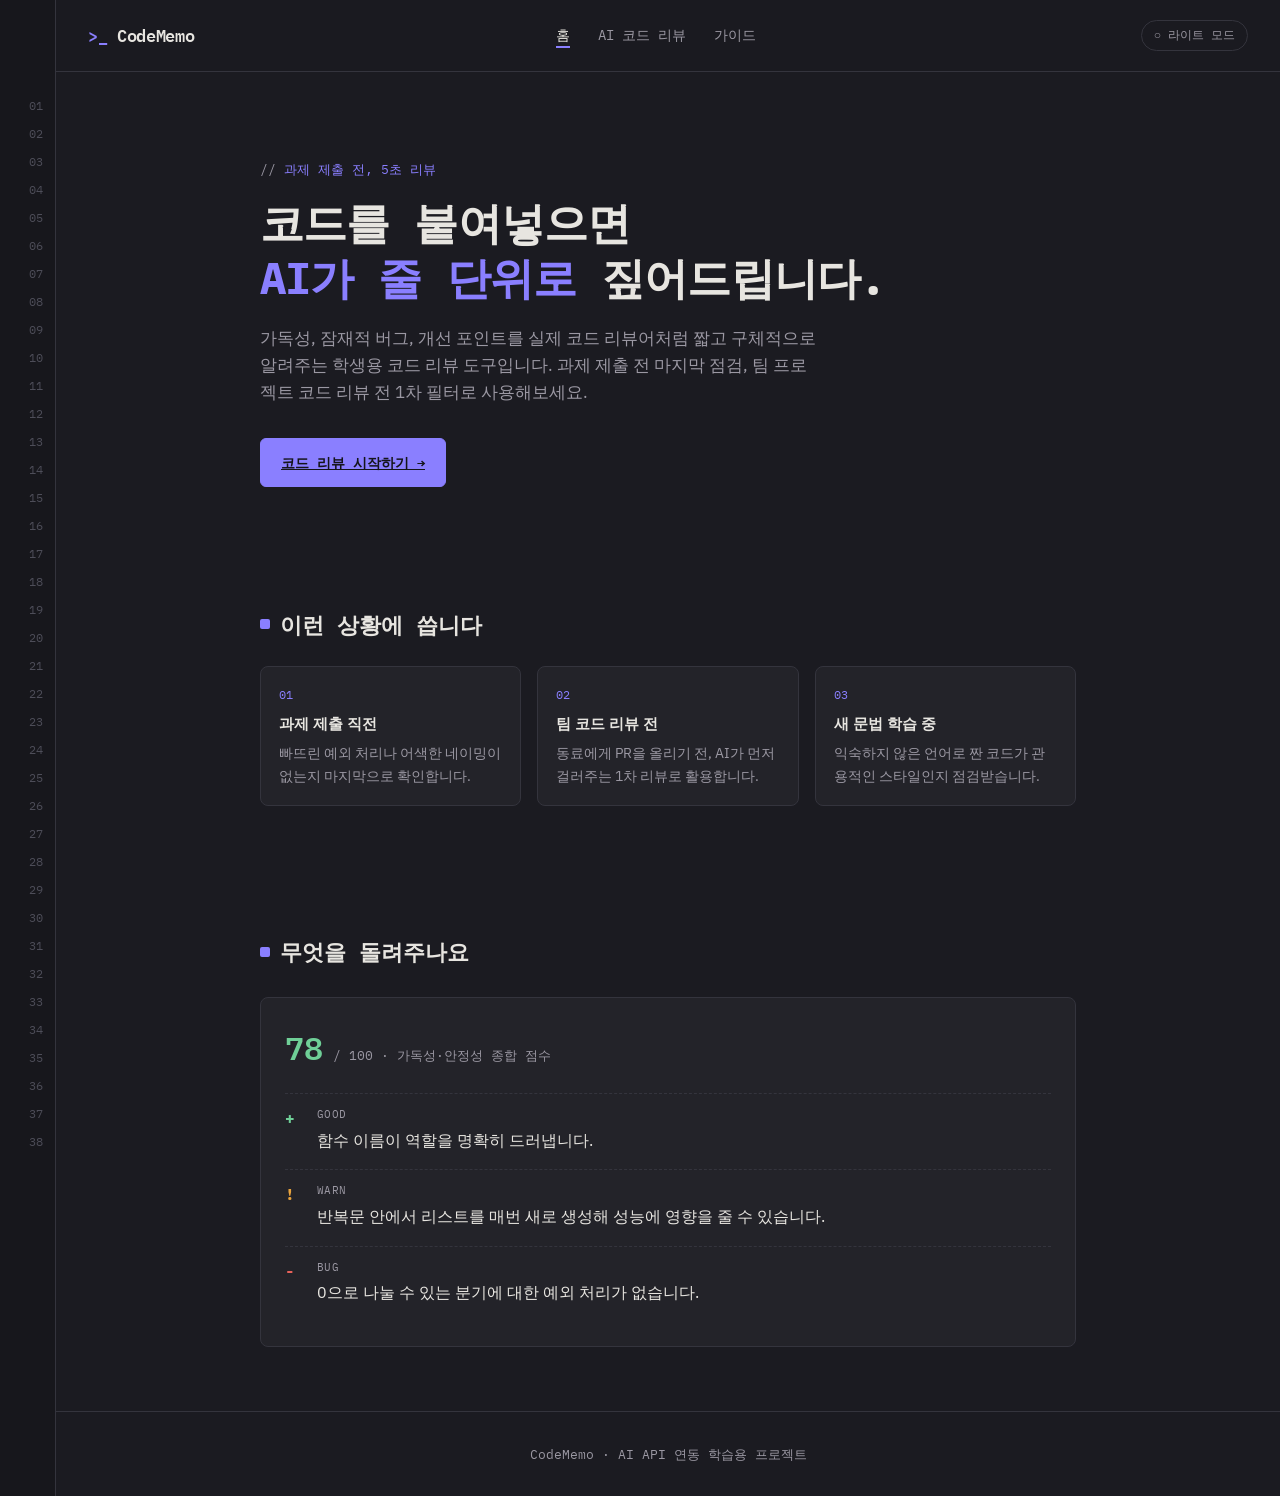
<file: index.html>
<!DOCTYPE html>
<html lang="ko">
<head>
<meta charset="UTF-8" />
<meta name="viewport" content="width=device-width, initial-scale=1.0" />
<title>CodeMemo — AI 코드 리뷰 도우미</title>
<link rel="stylesheet" href="css/style.css" />
<link rel="preconnect" href="https://fonts.googleapis.com" />
<link href="https://fonts.googleapis.com/css2?family=IBM+Plex+Mono:wght@400;500;600;700&family=IBM+Plex+Sans:wght@400;500;600&display=swap" rel="stylesheet" />
</head>
<body>
<div class="page">
  <div class="gutter" aria-hidden="true"></div>
  <div class="content">
    <nav class="nav">
      <div class="nav-brand"><span class="dot">&gt;_</span> CodeMemo</div>
      <ul class="nav-links">
        <li><a href="index.html">홈</a></li>
        <li><a href="review.html">AI 코드 리뷰</a></li>
        <li><a href="guide.html">가이드</a></li>
      </ul>
      <button type="button" class="theme-toggle" aria-label="다크/라이트 모드 전환">○ 라이트 모드</button>
    </nav>

    <section class="hero">
      <p class="eyebrow">과제 제출 전, 5초 리뷰</p>
      <h1>코드를 붙여넣으면<br /><span class="accent">AI가 줄 단위로</span> 짚어드립니다.</h1>
      <p class="lede">
        가독성, 잠재적 버그, 개선 포인트를 실제 코드 리뷰어처럼 짧고 구체적으로 알려주는
        학생용 코드 리뷰 도구입니다. 과제 제출 전 마지막 점검, 팀 프로젝트 코드 리뷰 전
        1차 필터로 사용해보세요.
      </p>
      <a class="btn" href="review.html">코드 리뷰 시작하기 →</a>
    </section>

    <section>
      <h2>이런 상황에 씁니다</h2>
      <div class="card-grid">
        <div class="mini-card">
          <p class="tag">01</p>
          <h3>과제 제출 직전</h3>
          <p>빠뜨린 예외 처리나 어색한 네이밍이 없는지 마지막으로 확인합니다.</p>
        </div>
        <div class="mini-card">
          <p class="tag">02</p>
          <h3>팀 코드 리뷰 전</h3>
          <p>동료에게 PR을 올리기 전, AI가 먼저 걸러주는 1차 리뷰로 활용합니다.</p>
        </div>
        <div class="mini-card">
          <p class="tag">03</p>
          <h3>새 문법 학습 중</h3>
          <p>익숙하지 않은 언어로 짠 코드가 관용적인 스타일인지 점검받습니다.</p>
        </div>
      </div>
    </section>

    <section>
      <h2>무엇을 돌려주나요</h2>
      <div class="result-card" aria-hidden="true">
        <div class="result-score"><span class="num">78</span><span class="label">/ 100 · 가독성·안정성 종합 점수</span></div>
        <div class="finding good">
          <span class="marker">+</span>
          <div class="body"><p class="tag">Good</p><p>함수 이름이 역할을 명확히 드러냅니다.</p></div>
        </div>
        <div class="finding warn">
          <span class="marker">!</span>
          <div class="body"><p class="tag">Warn</p><p>반복문 안에서 리스트를 매번 새로 생성해 성능에 영향을 줄 수 있습니다.</p></div>
        </div>
        <div class="finding bad">
          <span class="marker">-</span>
          <div class="body"><p class="tag">Bug</p><p>0으로 나눌 수 있는 분기에 대한 예외 처리가 없습니다.</p></div>
        </div>
      </div>
    </section>

    <footer>CodeMemo · AI API 연동 학습용 프로젝트</footer>
  </div>
</div>
<script src="js/main.js"></script>
</body>
</html>
</file>
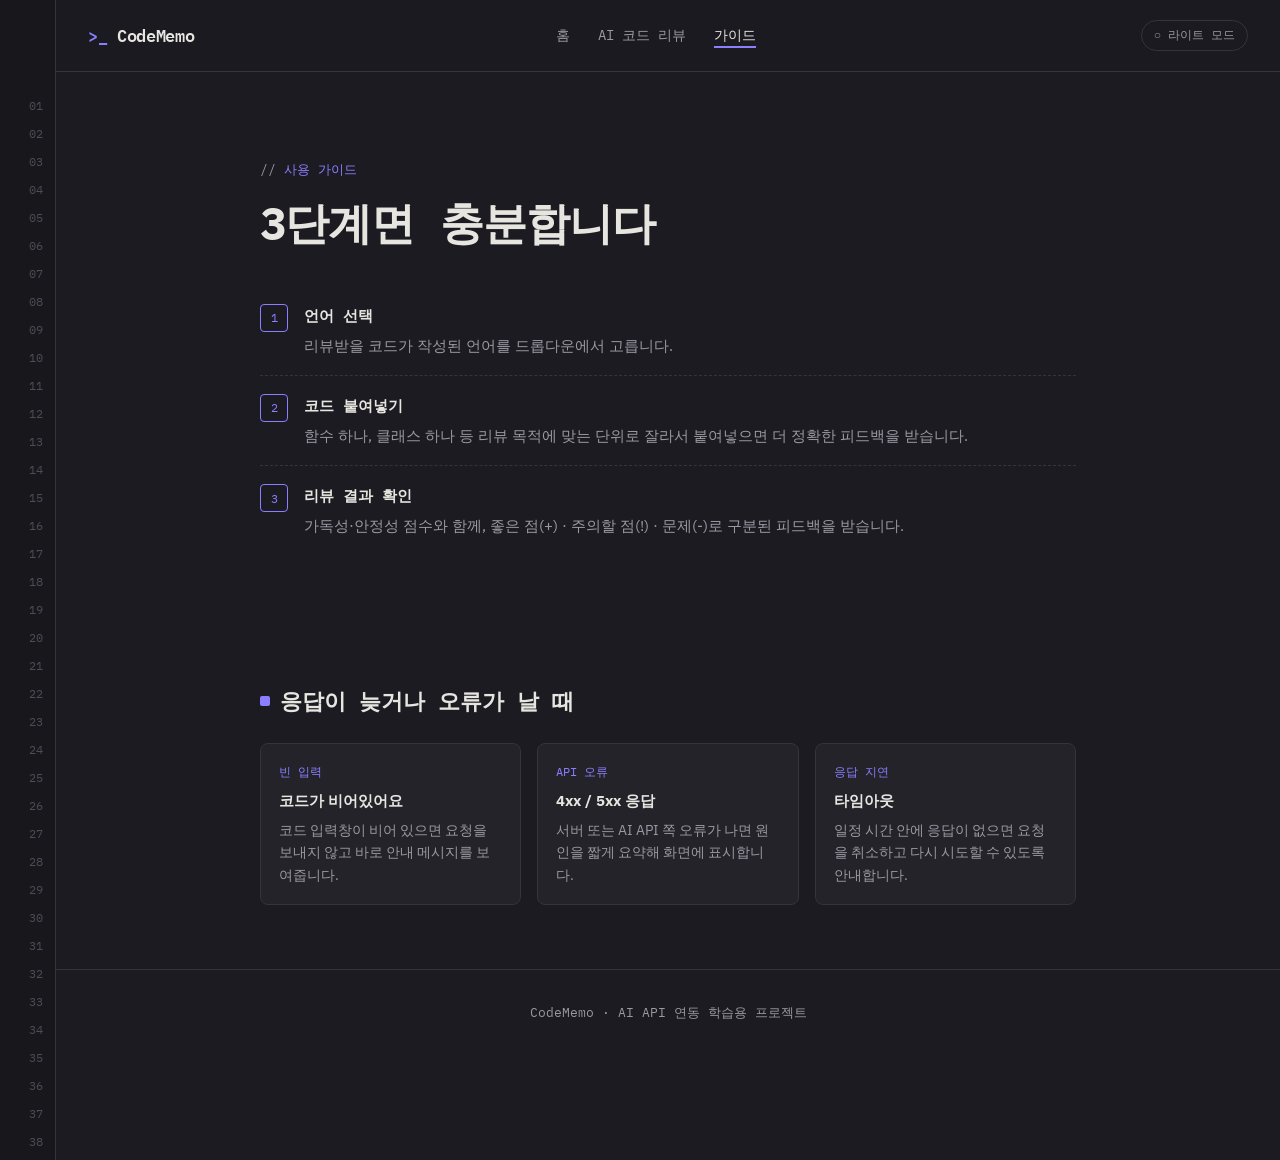
<file: guide.html>
<!DOCTYPE html>
<html lang="ko">
<head>
<meta charset="UTF-8" />
<meta name="viewport" content="width=device-width, initial-scale=1.0" />
<title>가이드 — CodeMemo</title>
<link rel="stylesheet" href="css/style.css" />
<link rel="preconnect" href="https://fonts.googleapis.com" />
<link href="https://fonts.googleapis.com/css2?family=IBM+Plex+Mono:wght@400;500;600;700&family=IBM+Plex+Sans:wght@400;500;600&display=swap" rel="stylesheet" />
</head>
<body>
<div class="page">
  <div class="gutter" aria-hidden="true"></div>
  <div class="content">
    <nav class="nav">
      <div class="nav-brand"><span class="dot">&gt;_</span> CodeMemo</div>
      <ul class="nav-links">
        <li><a href="index.html">홈</a></li>
        <li><a href="review.html">AI 코드 리뷰</a></li>
        <li><a href="guide.html">가이드</a></li>
      </ul>
      <button type="button" class="theme-toggle" aria-label="다크/라이트 모드 전환">○ 라이트 모드</button>
    </nav>

    <section class="hero" style="padding-bottom: 8px;">
      <p class="eyebrow">사용 가이드</p>
      <h1>3단계면 충분합니다</h1>
    </section>

    <section style="padding-top: 8px;">
      <ol class="steps">
        <li>
          <h3>언어 선택</h3>
          <p>리뷰받을 코드가 작성된 언어를 드롭다운에서 고릅니다.</p>
        </li>
        <li>
          <h3>코드 붙여넣기</h3>
          <p>함수 하나, 클래스 하나 등 리뷰 목적에 맞는 단위로 잘라서 붙여넣으면 더 정확한 피드백을 받습니다.</p>
        </li>
        <li>
          <h3>리뷰 결과 확인</h3>
          <p>가독성·안정성 점수와 함께, 좋은 점(+) · 주의할 점(!) · 문제(-)로 구분된 피드백을 받습니다.</p>
        </li>
      </ol>
    </section>

    <section>
      <h2>응답이 늦거나 오류가 날 때</h2>
      <div class="card-grid">
        <div class="mini-card">
          <p class="tag">빈 입력</p>
          <h3>코드가 비어있어요</h3>
          <p>코드 입력창이 비어 있으면 요청을 보내지 않고 바로 안내 메시지를 보여줍니다.</p>
        </div>
        <div class="mini-card">
          <p class="tag">API 오류</p>
          <h3>4xx / 5xx 응답</h3>
          <p>서버 또는 AI API 쪽 오류가 나면 원인을 짧게 요약해 화면에 표시합니다.</p>
        </div>
        <div class="mini-card">
          <p class="tag">응답 지연</p>
          <h3>타임아웃</h3>
          <p>일정 시간 안에 응답이 없으면 요청을 취소하고 다시 시도할 수 있도록 안내합니다.</p>
        </div>
      </div>
    </section>

    <footer>CodeMemo · AI API 연동 학습용 프로젝트</footer>
  </div>
</div>
<script src="js/main.js"></script>
</body>
</html>
</file>
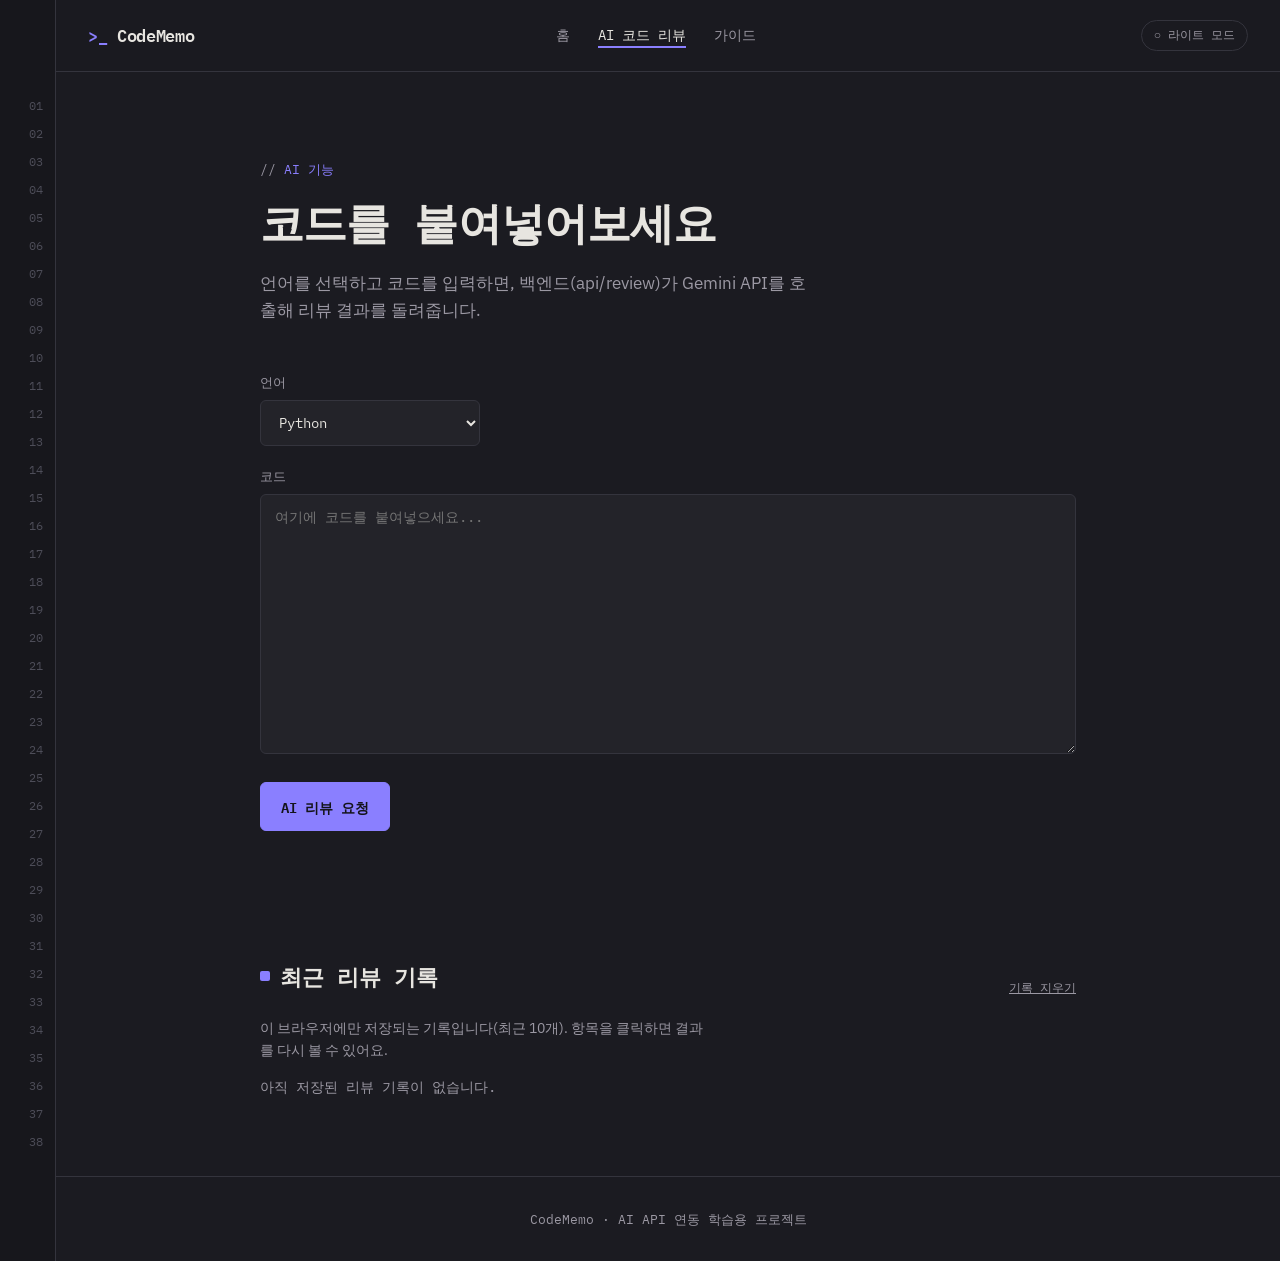
<file: review.html>
<!DOCTYPE html>
<html lang="ko">
<head>
<meta charset="UTF-8" />
<meta name="viewport" content="width=device-width, initial-scale=1.0" />
<title>AI 코드 리뷰 — CodeMemo</title>
<link rel="stylesheet" href="css/style.css" />
<link rel="preconnect" href="https://fonts.googleapis.com" />
<link href="https://fonts.googleapis.com/css2?family=IBM+Plex+Mono:wght@400;500;600;700&family=IBM+Plex+Sans:wght@400;500;600&display=swap" rel="stylesheet" />
</head>
<body>
<div class="page">
  <div class="gutter" aria-hidden="true"></div>
  <div class="content">
    <nav class="nav">
      <div class="nav-brand"><span class="dot">&gt;_</span> CodeMemo</div>
      <ul class="nav-links">
        <li><a href="index.html">홈</a></li>
        <li><a href="review.html">AI 코드 리뷰</a></li>
        <li><a href="guide.html">가이드</a></li>
      </ul>
      <button type="button" class="theme-toggle" aria-label="다크/라이트 모드 전환">○ 라이트 모드</button>
    </nav>

    <section class="hero" style="padding-bottom: 8px;">
      <p class="eyebrow">AI 기능</p>
      <h1>코드를 붙여넣어보세요</h1>
      <p class="lede">언어를 선택하고 코드를 입력하면, 백엔드(api/review)가 Gemini API를 호출해 리뷰 결과를 돌려줍니다.</p>
    </section>

    <section style="padding-top: 8px;">
      <form id="review-form">
        <div class="field-row">
          <div class="field" style="max-width: 220px;">
            <label for="language">언어</label>
            <select id="language" name="language">
              <option value="python">Python</option>
              <option value="javascript">JavaScript</option>
              <option value="java">Java</option>
              <option value="c">C</option>
              <option value="etc">기타</option>
            </select>
          </div>
        </div>
        <div class="field">
          <label for="code">코드</label>
          <textarea id="code" name="code" placeholder="여기에 코드를 붙여넣으세요..." required></textarea>
        </div>
        <button type="submit" class="btn" id="submit-btn">AI 리뷰 요청</button>
      </form>

      <div id="status-area" aria-live="polite"></div>
      <div id="result-area"></div>
    </section>

    <section>
      <div class="history-header">
        <h2>최근 리뷰 기록</h2>
        <button type="button" id="history-clear" class="history-clear">기록 지우기</button>
      </div>
      <p class="lede" style="margin-bottom: 16px; font-size: 13.5px;">
        이 브라우저에만 저장되는 기록입니다(최근 10개). 항목을 클릭하면 결과를 다시 볼 수 있어요.
      </p>
      <div id="history-list" class="history-list"></div>
    </section>

    <footer>CodeMemo · AI API 연동 학습용 프로젝트</footer>
  </div>
</div>
<script src="js/main.js"></script>
<script src="js/review.js"></script>
</body>
</html>
</file>
<file: css/style.css>
/* ===========================================================
   CodeMemo — AI 코드 리뷰 도우미
   디자인 컨셉: 코드 에디터의 "거터(줄번호 여백)"와 diff 마커에서
   영감을 받은 다크 테마. 시그니처 요소: 좌측 세로 줄번호 거터.
   =========================================================== */

:root {
  /* --- 색상 토큰 --- */
  --bg: #1b1b21;           /* 에디터 배경 */
  --bg-elevated: #232329;  /* 카드/패널 배경 */
  --bg-gutter: #17171c;    /* 거터(줄번호 여백) */
  --border: #34343d;
  --text: #e7e5e0;         /* 본문 텍스트 */
  --text-dim: #9b98a3;     /* 보조 텍스트 */
  --accent: #8a7fff;       /* 인터랙션 강조(보라) */
  --good: #6fcf97;         /* 리뷰 결과: 좋음 */
  --warn: #e8a33d;         /* 리뷰 결과: 주의 */
  --bad: #e8615a;          /* 리뷰 결과: 문제 */

  /* --- 타이포그래피 --- */
  --font-mono: 'IBM Plex Mono', 'SFMono-Regular', Menlo, monospace;
  --font-sans: 'IBM Plex Sans', 'Segoe UI', sans-serif;
}

/* -----------------------------------------------------------
   라이트 모드 (보너스: UX 고도화 — 다크/라이트 토글)
   html[data-theme="light"]가 붙으면 이 값들로 덮어써진다.
   ----------------------------------------------------------- */
html[data-theme="light"] {
  --bg: #f6f5f2;
  --bg-elevated: #ffffff;
  --bg-gutter: #ece9e2;
  --border: #dcd8ce;
  --text: #23221f;
  --text-dim: #6b6860;
  --accent: #6653e0;
  --good: #1f8a56;
  --warn: #b5720c;
  --bad: #c33c34;
}

html[data-theme="light"] .gutter { color: #b4b0a4; }
html[data-theme="light"] .nav { background: rgba(246, 245, 242, 0.9); }
html[data-theme="light"] .btn { color: #ffffff; }

* { box-sizing: border-box; }

html { scroll-behavior: smooth; }

body {
  margin: 0;
  background: var(--bg);
  color: var(--text);
  font-family: var(--font-sans);
  line-height: 1.6;
  -webkit-font-smoothing: antialiased;
}

a { color: inherit; }

img { max-width: 100%; display: block; }

/* -----------------------------------------------------------
   레이아웃: 좌측 거터(줄번호 여백)를 페이지 전체의 시그니처로 사용.
   데스크톱에서는 실제 줄번호가 세로로 흐르고, 본문은 그 옆에 배치.
   ----------------------------------------------------------- */

.page {
  display: grid;
  grid-template-columns: 56px 1fr;
  min-height: 100vh;
}

.gutter {
  background: var(--bg-gutter);
  border-right: 1px solid var(--border);
  padding-top: 96px;
  font-family: var(--font-mono);
  font-size: 12px;
  color: #4d4d58;
  text-align: right;
  user-select: none;
}

.gutter span {
  display: block;
  height: 28px;
  padding-right: 12px;
}

.content { min-width: 0; }

/* -----------------------------------------------------------
   내비게이션
   ----------------------------------------------------------- */

.nav {
  position: sticky;
  top: 0;
  z-index: 10;
  display: flex;
  align-items: center;
  justify-content: space-between;
  padding: 20px 32px;
  background: rgba(27, 27, 33, 0.9);
  backdrop-filter: blur(6px);
  border-bottom: 1px solid var(--border);
}

.nav-brand {
  font-family: var(--font-mono);
  font-weight: 600;
  font-size: 17px;
  letter-spacing: -0.02em;
}

.nav-brand .dot { color: var(--accent); }

.nav-links {
  display: flex;
  gap: 28px;
  list-style: none;
  margin: 0;
  padding: 0;
  font-family: var(--font-mono);
  font-size: 14px;
}

.nav-links a {
  text-decoration: none;
  color: var(--text-dim);
  padding-bottom: 2px;
  border-bottom: 2px solid transparent;
  transition: color 0.15s ease, border-color 0.15s ease;
}

.nav-links a:hover,
.nav-links a[aria-current="page"] {
  color: var(--text);
  border-color: var(--accent);
}

/* 다크/라이트 테마 토글 버튼 */
.theme-toggle {
  font-family: var(--font-mono);
  font-size: 12px;
  background: transparent;
  border: 1px solid var(--border);
  color: var(--text-dim);
  border-radius: 999px;
  padding: 6px 12px;
  cursor: pointer;
  margin-left: 24px;
  display: inline-flex;
  align-items: center;
  gap: 6px;
  transition: color 0.15s ease, border-color 0.15s ease;
}

.theme-toggle:hover { color: var(--accent); border-color: var(--accent); }

/* -----------------------------------------------------------
   히어로 / 섹션 공통
   ----------------------------------------------------------- */

section { padding: 64px 32px; max-width: 880px; margin: 0 auto; }

.hero { padding-top: 88px; padding-bottom: 56px; }

.eyebrow {
  font-family: var(--font-mono);
  font-size: 13px;
  color: var(--accent);
  margin: 0 0 14px;
}

.eyebrow::before { content: "// "; color: var(--text-dim); }

h1 {
  font-family: var(--font-mono);
  font-size: clamp(28px, 4vw, 44px);
  line-height: 1.25;
  letter-spacing: -0.02em;
  margin: 0 0 20px;
}

h1 .accent { color: var(--accent); }

.lede {
  font-size: 17px;
  color: var(--text-dim);
  max-width: 56ch;
  margin: 0 0 32px;
}

h2 {
  font-family: var(--font-mono);
  font-size: 22px;
  margin: 0 0 24px;
  display: flex;
  align-items: center;
  gap: 10px;
}

h2::before {
  content: "";
  width: 10px;
  height: 10px;
  border-radius: 2px;
  background: var(--accent);
  display: inline-block;
}

/* -----------------------------------------------------------
   버튼 / 폼
   ----------------------------------------------------------- */

.btn {
  display: inline-flex;
  align-items: center;
  gap: 8px;
  font-family: var(--font-mono);
  font-size: 14px;
  font-weight: 600;
  padding: 12px 20px;
  border-radius: 6px;
  border: 1px solid var(--accent);
  background: var(--accent);
  color: #14141a;
  cursor: pointer;
  transition: transform 0.1s ease, box-shadow 0.15s ease;
}

.btn:hover { box-shadow: 0 0 0 3px rgba(138, 127, 255, 0.25); }
.btn:active { transform: translateY(1px); }
.btn:disabled { opacity: 0.5; cursor: not-allowed; box-shadow: none; }

.btn-ghost {
  background: transparent;
  color: var(--text);
  border-color: var(--border);
}

textarea, select, input {
  font-family: var(--font-mono);
  font-size: 13.5px;
  background: var(--bg-elevated);
  color: var(--text);
  border: 1px solid var(--border);
  border-radius: 6px;
  padding: 12px 14px;
  width: 100%;
}

textarea {
  min-height: 260px;
  resize: vertical;
  line-height: 1.55;
  tab-size: 2;
}

textarea:focus, select:focus, input:focus, .btn:focus-visible {
  outline: 2px solid var(--accent);
  outline-offset: 2px;
}

label {
  display: block;
  font-family: var(--font-mono);
  font-size: 12.5px;
  color: var(--text-dim);
  margin-bottom: 8px;
}

.field { margin-bottom: 20px; }
.field-row { display: flex; gap: 16px; flex-wrap: wrap; }
.field-row .field { flex: 1; min-width: 160px; }

/* -----------------------------------------------------------
   리뷰 결과 카드
   ----------------------------------------------------------- */

.result-card {
  background: var(--bg-elevated);
  border: 1px solid var(--border);
  border-radius: 8px;
  padding: 24px;
  margin-top: 28px;
}

.result-score {
  display: flex;
  align-items: baseline;
  gap: 10px;
  margin-bottom: 20px;
  font-family: var(--font-mono);
}

.result-score .num { font-size: 32px; font-weight: 600; color: var(--good); }
.result-score .label { color: var(--text-dim); font-size: 13px; }

.finding {
  display: flex;
  gap: 12px;
  padding: 12px 0;
  border-top: 1px dashed var(--border);
}

.finding:first-of-type { border-top: none; }

.finding .marker {
  font-family: var(--font-mono);
  font-weight: 700;
  width: 20px;
  flex-shrink: 0;
}

.finding.good .marker { color: var(--good); }
.finding.warn .marker { color: var(--warn); }
.finding.bad .marker { color: var(--bad); }

.finding .body p { margin: 0 0 4px; }
.finding .tag {
  font-family: var(--font-mono);
  font-size: 11px;
  color: var(--text-dim);
  text-transform: uppercase;
  letter-spacing: 0.04em;
}

.status-msg {
  font-family: var(--font-mono);
  font-size: 13.5px;
  padding: 14px 16px;
  border-radius: 6px;
  margin-top: 16px;
  border: 1px solid var(--border);
}

.status-msg.error { border-color: var(--bad); color: var(--bad); background: rgba(232, 97, 90, 0.08); }
.status-msg.loading { border-color: var(--accent); color: var(--accent); background: rgba(138, 127, 255, 0.08); }

/* -----------------------------------------------------------
   가이드 페이지: 단계 리스트
   ----------------------------------------------------------- */

.steps { list-style: none; margin: 0; padding: 0; counter-reset: step; }

.steps li {
  counter-increment: step;
  position: relative;
  padding: 18px 0 18px 44px;
  border-top: 1px dashed var(--border);
}

.steps li:first-child { border-top: none; }

.steps li::before {
  content: counter(step);
  position: absolute;
  left: 0;
  top: 18px;
  font-family: var(--font-mono);
  font-size: 12px;
  width: 26px;
  height: 26px;
  border: 1px solid var(--accent);
  color: var(--accent);
  border-radius: 4px;
  display: flex;
  align-items: center;
  justify-content: center;
}

.steps h3 { margin: 0 0 6px; font-size: 15px; font-family: var(--font-mono); }
.steps p { margin: 0; color: var(--text-dim); font-size: 14.5px; }

.card-grid {
  display: grid;
  grid-template-columns: repeat(auto-fit, minmax(220px, 1fr));
  gap: 16px;
  margin-top: 8px;
}

.mini-card {
  background: var(--bg-elevated);
  border: 1px solid var(--border);
  border-radius: 8px;
  padding: 18px;
}

.mini-card .tag { color: var(--accent); font-family: var(--font-mono); font-size: 12px; }
.mini-card h3 { font-size: 15px; margin: 8px 0 6px; }
.mini-card p { margin: 0; color: var(--text-dim); font-size: 14px; }

/* -----------------------------------------------------------
   보너스: 최근 리뷰 기록(로컬 저장소 기반)
   ----------------------------------------------------------- */

.history-header {
  display: flex;
  align-items: center;
  justify-content: space-between;
}

.history-clear {
  font-family: var(--font-mono);
  font-size: 12px;
  color: var(--text-dim);
  background: transparent;
  border: none;
  cursor: pointer;
  text-decoration: underline;
  padding: 0;
}

.history-clear:hover { color: var(--bad); }

.history-list { list-style: none; margin: 0; padding: 0; }

.history-item {
  display: flex;
  align-items: center;
  gap: 14px;
  padding: 12px 14px;
  border: 1px solid var(--border);
  border-radius: 6px;
  margin-bottom: 8px;
  background: var(--bg-elevated);
  cursor: pointer;
  width: 100%;
  text-align: left;
  font-family: var(--font-sans);
  color: var(--text);
}

.history-item:hover { border-color: var(--accent); }

.history-item .h-score {
  font-family: var(--font-mono);
  font-weight: 700;
  color: var(--good);
  width: 34px;
  flex-shrink: 0;
}

.history-item .h-meta { flex: 1; min-width: 0; }
.history-item .h-lang {
  font-family: var(--font-mono);
  font-size: 12px;
  color: var(--accent);
  text-transform: uppercase;
}
.history-item .h-time { font-size: 12.5px; color: var(--text-dim); margin-left: 8px; }
.history-item .h-snippet {
  font-family: var(--font-mono);
  font-size: 12.5px;
  color: var(--text-dim);
  white-space: nowrap;
  overflow: hidden;
  text-overflow: ellipsis;
}

.history-empty {
  font-size: 13.5px;
  color: var(--text-dim);
  font-family: var(--font-mono);
}

footer {
  padding: 32px;
  text-align: center;
  color: var(--text-dim);
  font-family: var(--font-mono);
  font-size: 12.5px;
  border-top: 1px solid var(--border);
}

/* -----------------------------------------------------------
   반응형: 태블릿 / 모바일에서는 거터를 숨겨 공간을 확보
   ----------------------------------------------------------- */

@media (max-width: 720px) {
  .page { grid-template-columns: 1fr; }
  .gutter { display: none; }
  .nav { padding: 16px 20px; }
  .nav-links { gap: 16px; font-size: 13px; }
  section { padding: 40px 20px; }
  .field-row { flex-direction: column; }
}

@media (prefers-reduced-motion: reduce) {
  html { scroll-behavior: auto; }
  * { transition: none !important; }
}
</file>
